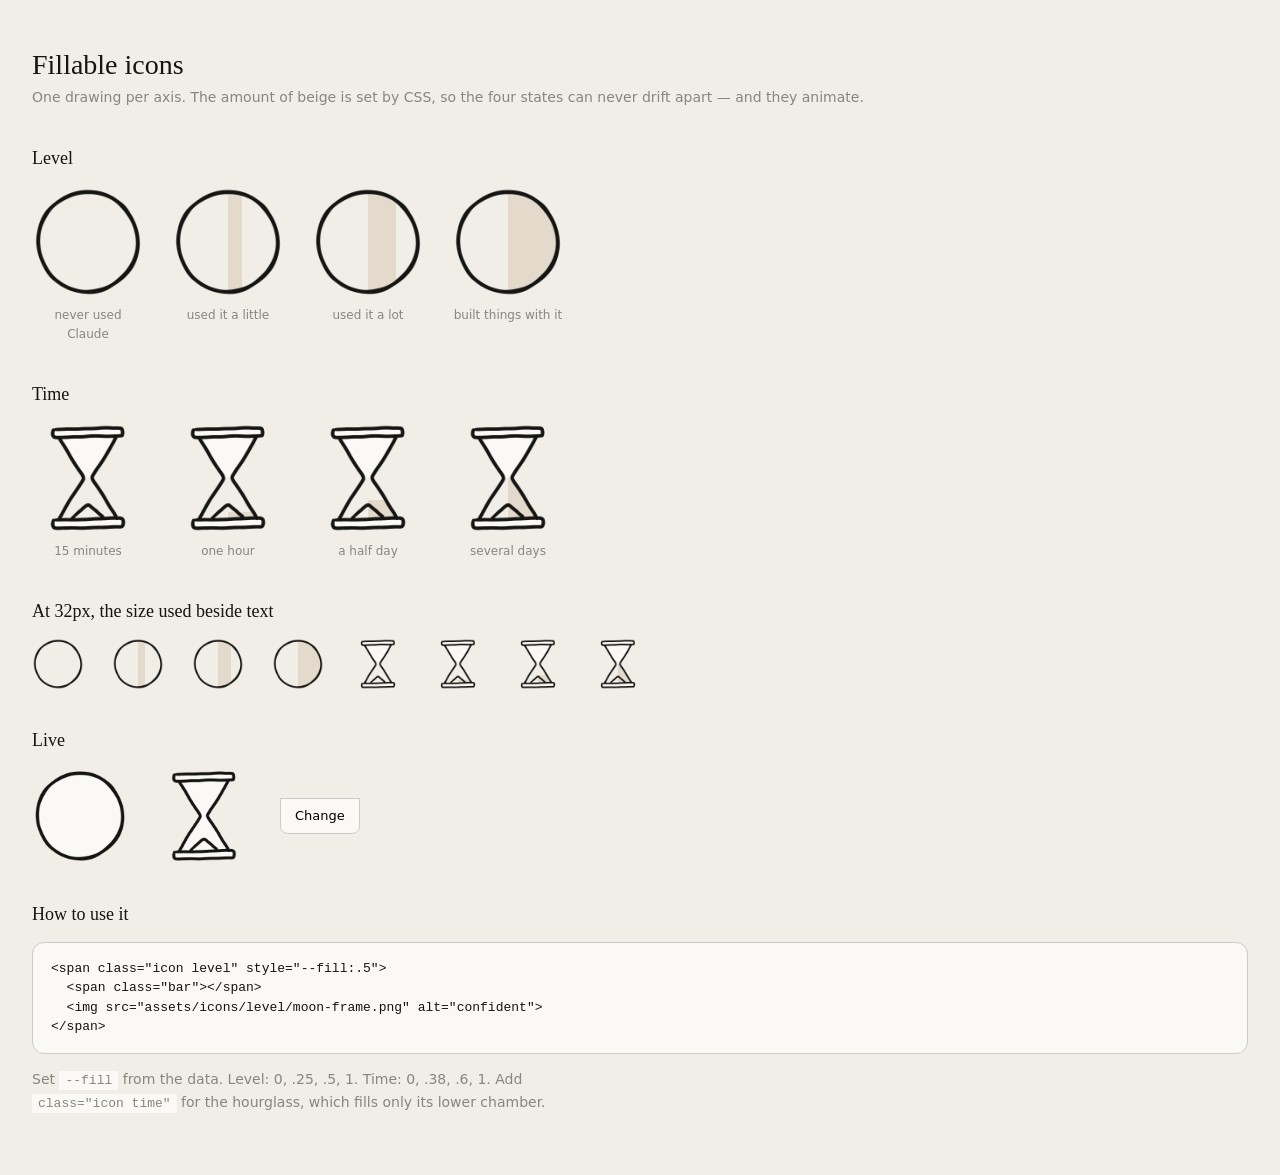
<file: docs/design/fillable-icons.html>
<!DOCTYPE html>
<html lang="en">
<head>
<meta charset="utf-8">
<meta name="viewport" content="width=device-width, initial-scale=1">
<title>Fillable icons — level and time</title>
<style>
  :root{
    --ivory:#f0eee6; --light:#faf9f5; --oat:#e3dacc; --ink:#141413; --stone:#cccbc8; --muted:#87867f;
  }
  body{background:var(--ivory);color:var(--ink);font:400 16px/1.6 system-ui,sans-serif;margin:0;padding:48px 32px;}
  h1{font:400 28px/1.2 Georgia,serif;margin:0 0 4px;}
  p.lede{color:var(--muted);font-size:14px;margin:0 0 40px;}
  h2{font:400 18px/1.2 Georgia,serif;margin:40px 0 16px;}
  .row{display:flex;gap:28px;flex-wrap:wrap;align-items:flex-start;}
  .opt{text-align:center;width:112px;}
  .cap{font-size:12px;color:var(--muted);margin-top:8px;display:block;}

  /* The component. Two layers: a bar that grows, and the drawing on top.
     The drawing is opaque everywhere except the shape's interior, so the bar
     is only ever visible through that hole. The outline can never move. */
  /* The light background shows only through the hole, so an empty shape has a
     proper #faf9f5 inside like every other icon, not a see-through hole. */
  .icon{position:relative;width:96px;height:96px;overflow:hidden;background:var(--light);}
  .icon .bar{
    position:absolute;left:0;right:0;bottom:0;background:var(--oat);
    height:calc(var(--fill,0) * 100%);
    transition:height .55s cubic-bezier(.4,0,.2,1), width .55s cubic-bezier(.4,0,.2,1);
  }
  .icon img{position:relative;width:100%;height:100%;display:block;}

  /* Level fills left to right, so it reads as a moon phase.
     Time fills bottom to top, like sand. Two axes, two different motions. */
  .icon.level .bar{top:0;right:auto;height:100%;width:calc(var(--fill,0) * 100%);}

  /* Time only uses the lower chamber, which sits between 50% and 86% of the box,
     so its fill tops out at 50% of the box height. */
  .icon.time .bar{height:calc(var(--fill,0) * 50%);}

  button{font:inherit;font-size:13px;padding:7px 14px;background:var(--light);
    border:1px solid var(--stone);border-radius:0 0 8px 8px;cursor:pointer;}
  button:hover{border-color:var(--muted);}
  .small .icon{width:32px;height:32px;}
  .small .opt{width:52px;}
  code{background:var(--light);padding:2px 6px;font-size:13px;}
  pre{background:var(--light);border:1px solid var(--stone);border-radius:12px;
    padding:16px 18px;font-size:13px;overflow:auto;line-height:1.5;}
</style>
</head>
<body>

<h1>Fillable icons</h1>
<p class="lede">One drawing per axis. The amount of beige is set by CSS, so the four states can never drift apart — and they animate.</p>

<h2>Level</h2>
<div class="row" id="level"></div>

<h2>Time</h2>
<div class="row" id="time"></div>

<h2>At 32px, the size used beside text</h2>
<div class="row small" id="small"></div>

<h2>Live</h2>
<div class="row" style="align-items:center;">
  <div class="icon level" id="demoMoon"><span class="bar"></span><img src="../../assets/icons/level/moon-frame.png" alt=""></div>
  <div class="icon time" id="demoGlass"><span class="bar"></span><img src="../../assets/icons/time/hourglass-frame.png" alt=""></div>
  <button id="cycle">Change</button>
</div>

<h2>How to use it</h2>
<pre>&lt;span class="icon level" style="--fill:.5"&gt;
  &lt;span class="bar"&gt;&lt;/span&gt;
  &lt;img src="assets/icons/level/moon-frame.png" alt="confident"&gt;
&lt;/span&gt;</pre>

<p style="font-size:14px;color:var(--muted);max-width:60ch;">
Set <code>--fill</code> from the data. Level: 0, .25, .5, 1. Time: 0, .38, .6, 1.
Add <code>class="icon time"</code> for the hourglass, which fills only its lower chamber.
</p>

<script>
var LEVEL=[["never used Claude",0],["used it a little",.25],["used it a lot",.5],["built things with it",1]];
var TIME=[["15 minutes",0],["one hour",.38],["a half day",.6],["several days",1]];

function make(host,set,src,cls,withCaption){
  set.forEach(function(s){
    var d=document.createElement("div"); d.className="opt";
    d.innerHTML='<span class="icon '+cls+'" style="--fill:'+s[1]+'">'+
      '<span class="bar"></span><img src="'+src+'" alt="'+s[0]+'"></span>'+
      (withCaption?'<span class="cap">'+s[0]+'</span>':'');
    host.appendChild(d);
  });
}
var MOON="../../assets/icons/level/moon-frame.png";
var GLASS="../../assets/icons/time/hourglass-frame.png";
make(document.getElementById("level"),LEVEL,MOON,"level",true);
make(document.getElementById("time"),TIME,GLASS,"time",true);
make(document.getElementById("small"),LEVEL,MOON,"level",false);
make(document.getElementById("small"),TIME,GLASS,"time",false);

var i=0;
document.getElementById("cycle").onclick=function(){
  i=(i+1)%4;
  document.getElementById("demoMoon").style.setProperty("--fill",LEVEL[i][1]);
  document.getElementById("demoGlass").style.setProperty("--fill",TIME[i][1]);
};
</script>
</body>
</html>
</file>
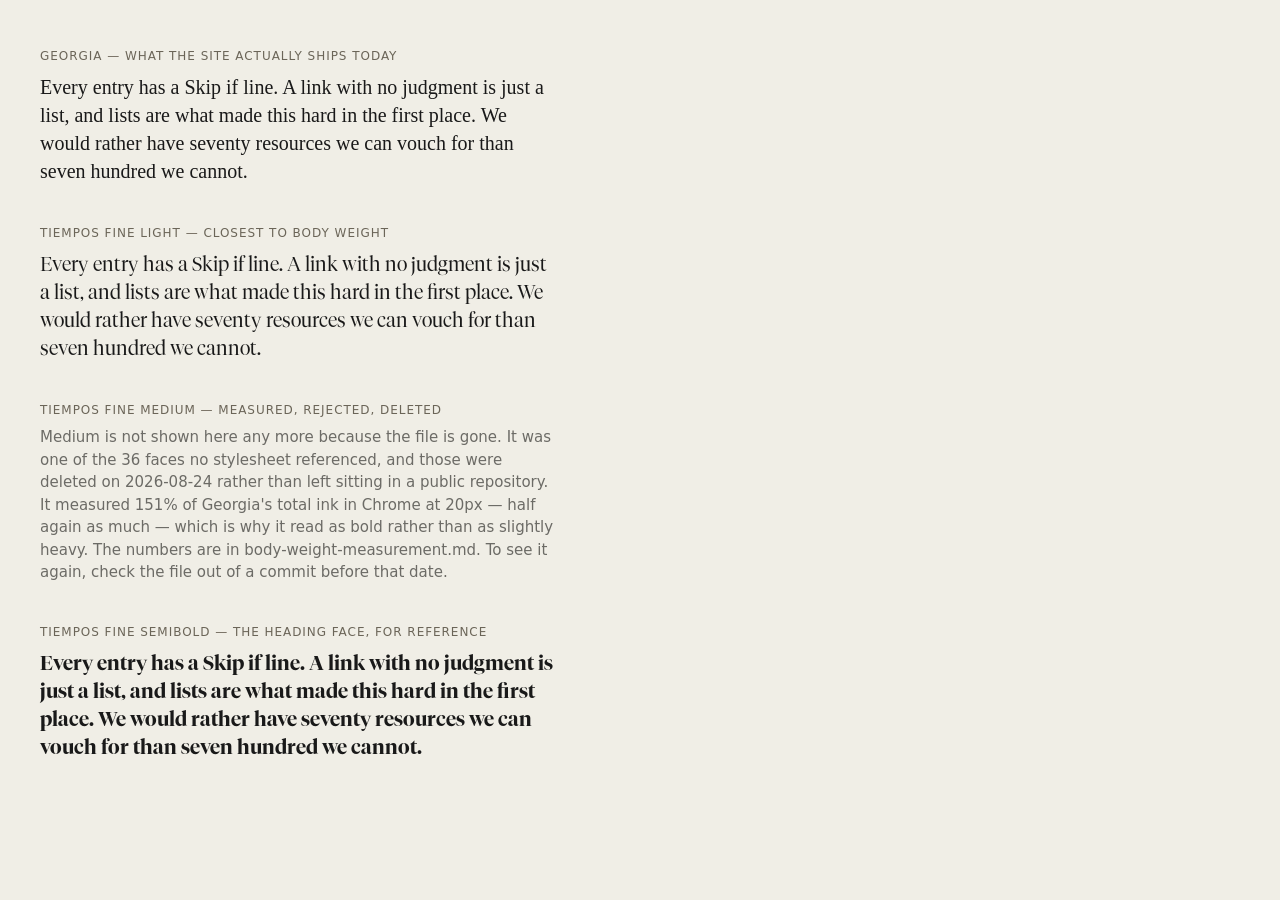
<file: docs/design/font-weight-check.html>
<!doctype html>
<meta charset="utf-8">
<title>Which Tiempos face for body copy?</title>
<!--
  Tiempos Fine Regular is a damaged file: its CFF CharStrings INDEX fails validation,
  so Chrome rejected both the .woff2 and the .otf and fell back to Georgia. That file has
  since been deleted along with every other face no stylesheet referenced, so this page
  now compares only what the site can actually load. Open it and read the paragraphs,
  not the labels.
-->
<style>
  @font-face { font-family:'TFLight';    src:url('../../assets/fonts/tiempos/Tiempos Fine Light.woff2') format('woff2'); }
  @font-face { font-family:'TFSemibold'; src:url('../../assets/fonts/tiempos/Tiempos Fine Semibold.woff2') format('woff2'); }
  body { background:#F0EEE6; color:#191919; margin:0; padding:48px 40px; }
  section { max-width:65ch; margin:0 0 40px; }
  h2 { font:500 12px/1.4 ui-sans-serif, system-ui, sans-serif; letter-spacing:.08em;
       text-transform:uppercase; color:#6B6558; margin:0 0 8px; }
  p { font-size:20px; line-height:1.4; margin:0; }
  .georgia   p { font-family: ui-serif, Georgia, Cambria, 'Times New Roman', serif; }
  .light     p { font-family: TFLight; }
  .gone .note { font-family: ui-sans-serif, system-ui, sans-serif; font-size: 15px;
                line-height: 1.5; color: #6c6b66; max-width: 62ch; }
  .semibold  p { font-family: TFSemibold; }
</style>

<section class="georgia">
  <h2>Georgia — what the site actually ships today</h2>
  <p>Every entry has a Skip if line. A link with no judgment is just a list, and lists
  are what made this hard in the first place. We would rather have seventy resources we
  can vouch for than seven hundred we cannot.</p>
</section>

<section class="light">
  <h2>Tiempos Fine Light — closest to body weight</h2>
  <p>Every entry has a Skip if line. A link with no judgment is just a list, and lists
  are what made this hard in the first place. We would rather have seventy resources we
  can vouch for than seven hundred we cannot.</p>
</section>

<section class="gone">
  <h2>Tiempos Fine Medium — measured, rejected, deleted</h2>
  <p class="note">Medium is not shown here any more because the file is gone. It was one
  of the 36 faces no stylesheet referenced, and those were deleted on 2026-08-24 rather
  than left sitting in a public repository. It measured 151% of Georgia's total ink in
  Chrome at 20px — half again as much — which is why it read as bold rather than as
  slightly heavy. The numbers are in body-weight-measurement.md. To see it again, check
  the file out of a commit before that date.</p>
</section>

<section class="semibold">
  <h2>Tiempos Fine Semibold — the heading face, for reference</h2>
  <p>Every entry has a Skip if line. A link with no judgment is just a list, and lists
  are what made this hard in the first place. We would rather have seventy resources we
  can vouch for than seven hundred we cannot.</p>
</section>
</file>
